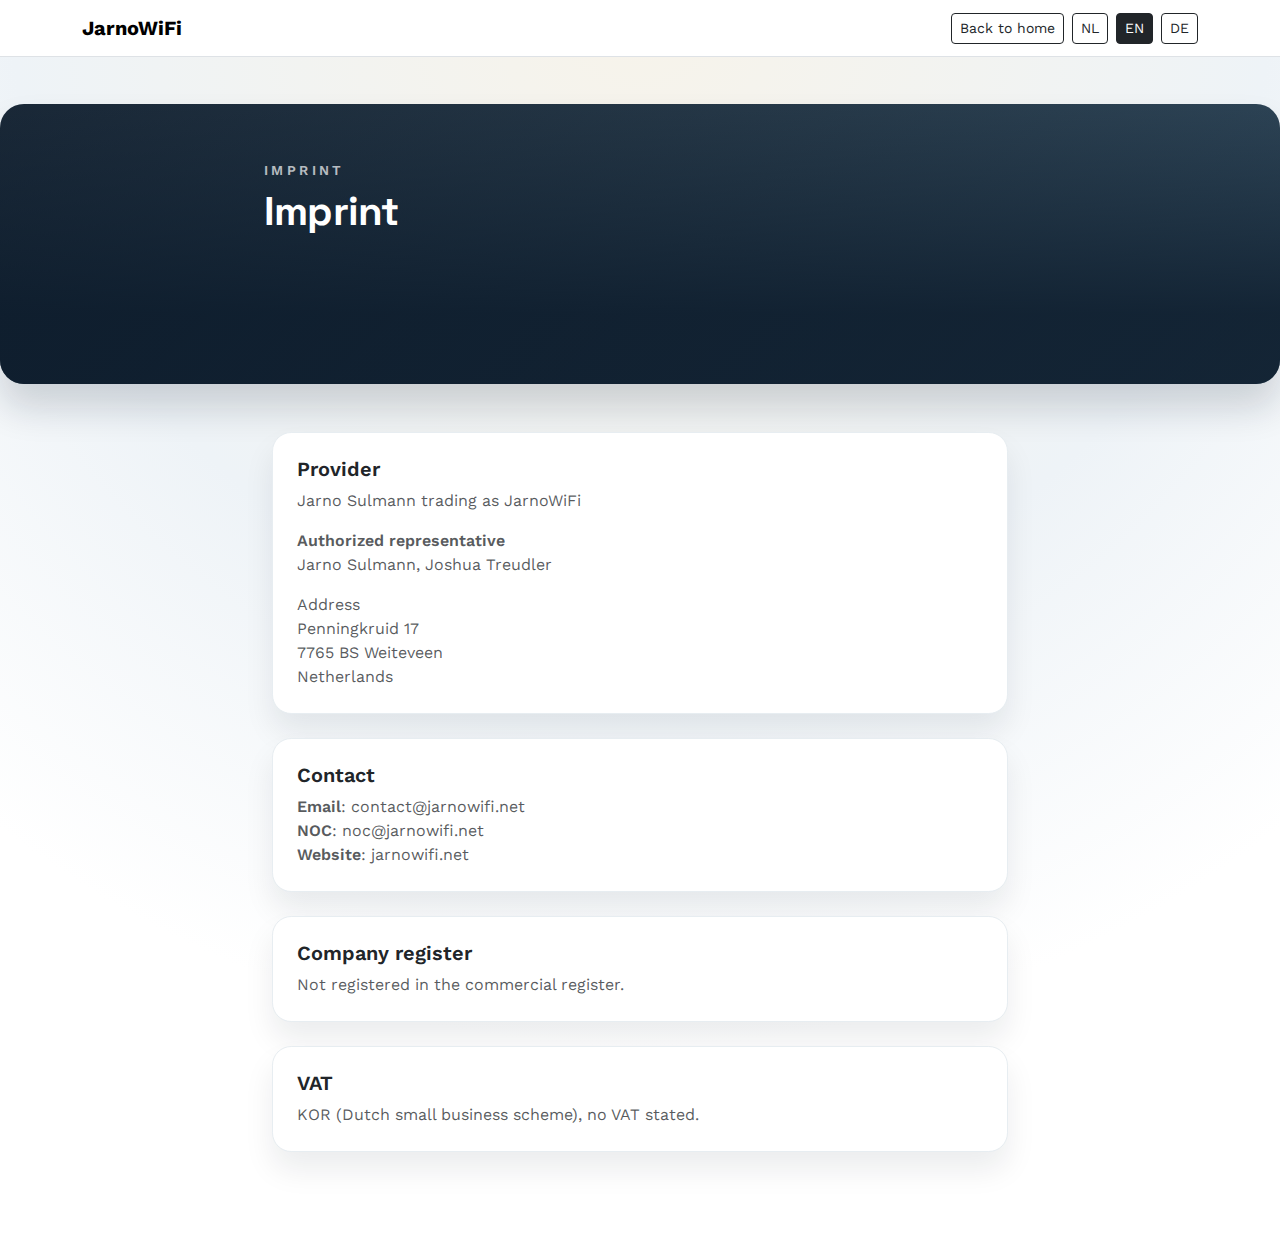
<file: docs/imprint.html>
<!doctype html>
<html lang="de">
  <head>
    <meta charset="utf-8" />
    <meta name="viewport" content="width=device-width, initial-scale=1" />
    <title>Impressum — JarnoWiFi</title>
    <meta name="description" content="Impressum von JarnoWiFi." />
    <link rel="alternate" hreflang="nl" href="?lang=nl" />
    <link rel="alternate" hreflang="en" href="?lang=en" />
    <link rel="alternate" hreflang="de" href="?lang=de" />
    <link rel="alternate" hreflang="x-default" href="?lang=de" />

    <link rel="preconnect" href="https://fonts.googleapis.com" />
    <link rel="preconnect" href="https://fonts.gstatic.com" crossorigin />
    <link
      href="https://fonts.googleapis.com/css2?family=Space+Grotesk:wght@400;500;600;700&family=Work+Sans:wght@300;400;500;600&display=swap"
      rel="stylesheet"
    />
    <link
      href="https://cdn.jsdelivr.net/npm/bootstrap@5.3.3/dist/css/bootstrap.min.css"
      rel="stylesheet"
      integrity="sha384-QWTKZyjpPEjISv5WaRU9OFeRpok6YctnYmDr5pNlyT2bRjXh0JMhjY6hW+ALEwIH"
      crossorigin="anonymous"
    />
    <!-- Google tag (gtag.js) -->
    <script async src="https://www.googletagmanager.com/gtag/js?id=G-D6BR389F7B"></script>
    <script>
      window.dataLayer = window.dataLayer || [];
      function gtag(){dataLayer.push(arguments);}
      gtag('js', new Date());

      gtag('config', 'G-D6BR389F7B');
    </script>

    <style>
      :root {
        --ink: #111827;
        --night: #0b1a2a;
        --teal: #1b8ea6;
        --mist: #e7edf1;
      }

      body {
        font-family: "Work Sans", "Segoe UI", sans-serif;
        color: var(--ink);
        background: radial-gradient(circle at top, #f7f3ea 0%, #eef3f7 45%, #ffffff 75%);
      }

      h1,
      h2,
      h3,
      h4 {
        font-family: "Space Grotesk", "Segoe UI", sans-serif;
        letter-spacing: -0.02em;
      }

      .section-label {
        font-size: 0.85rem;
        text-transform: uppercase;
        letter-spacing: 0.25em;
        color: var(--teal);
        font-weight: 600;
      }

      .info-card {
        border-radius: 1.2rem;
        border: 1px solid var(--mist);
        box-shadow: 0 18px 30px rgba(15, 23, 42, 0.08);
      }

      .page-shell {
        padding-top: 6.5rem;
        padding-bottom: 4rem;
      }

      .hero-video {
        position: relative;
        min-height: 280px;
        border-radius: 1.5rem;
        overflow: hidden;
        background: linear-gradient(135deg, rgba(11, 26, 42, 0.92), rgba(18, 49, 71, 0.82));
        box-shadow: 0 24px 36px rgba(15, 23, 42, 0.16);
      }

      .hero-video__media {
        position: absolute;
        inset: 0;
        width: 100%;
        height: 100%;
        object-fit: cover;
      }

      .hero-video__overlay {
        position: absolute;
        inset: 0;
        background: linear-gradient(180deg, rgba(11, 26, 42, 0.2) 0%, rgba(11, 26, 42, 0.82) 75%);
      }

      .hero-video__content {
        position: relative;
        z-index: 1;
        padding: 3.5rem 0;
        color: #ffffff;
      }

      .hero-video .section-label {
        color: rgba(255, 255, 255, 0.7);
      }

      @media (max-width: 768px) {
        .hero-video {
          min-height: 220px;
        }

        .hero-video__content {
          padding: 2.5rem 0;
        }
      }

      @media (prefers-reduced-motion: reduce) {
        .hero-video__media {
          display: none;
        }
      }
    </style>
  </head>
  <body>
    <nav class="navbar navbar-expand-lg bg-white border-bottom fixed-top">
      <div class="container">
        <a class="navbar-brand fw-bold" href="/">JarnoWiFi</a>
        <div class="ms-auto d-flex flex-column flex-lg-row align-items-lg-center gap-2">
          <a class="btn btn-sm btn-outline-dark" href="/" data-home-link data-i18n="nav.home">Zurück zur Startseite</a>
          <div class="d-flex gap-2">
            <a class="btn btn-sm btn-outline-dark" href="?lang=nl" data-lang="nl">NL</a>
            <a class="btn btn-sm btn-outline-dark" href="?lang=en" data-lang="en">EN</a>
            <a class="btn btn-sm btn-dark" href="?lang=de" data-lang="de">DE</a>
          </div>
        </div>
      </div>
    </nav>

    <main class="page-shell">
      <section class="hero-video mb-5">
        <video
          class="hero-video__media"
          autoplay
          muted
          loop
          playsinline
          preload="metadata"
          aria-hidden="true"
        >
          <source src="https://cdn.treudler.net/jarnowifi/website/background-video-1-compressed-by-50-percent.mp4" type="video/mp4" />
        </video>
        <div class="hero-video__overlay"></div>
        <div class="container hero-video__content">
          <div class="row justify-content-center">
            <div class="col-lg-8">
              <p class="section-label mb-2" data-i18n="impressum.label">Impressum</p>
              <h1 class="fw-bold mb-3" data-i18n="impressum.title">Impressum</h1>
            </div>
          </div>
        </div>
      </section>

      <div class="container">
        <div class="row justify-content-center">
          <div class="col-lg-8">
            <div class="card info-card p-4 mb-4">
              <h5 class="fw-semibold" data-i18n="impressum.provider.title">Anbieter</h5>
              <div class="text-muted">
                <div data-i18n="impressum.provider.value">Jarno Sulmann trading as JarnoWiFi</div>
                <div class="mt-3 fw-semibold" data-i18n="impressum.represented.title">Vertretungsberechtigte Person</div>
                <div data-i18n="impressum.represented.value">Jarno Sulmann, Joshua Treudler</div>
                <div class="mt-3" data-i18n="impressum.address.title">Adresse</div>
                <div data-i18n="impressum.address.line1">Penningkruid 17</div>
                <div data-i18n="impressum.address.line2">7765 BS Weiteveen</div>
                <div data-i18n="impressum.address.line3">Niederlande</div>
              </div>
            </div>

            <div class="card info-card p-4 mb-4">
              <h5 class="fw-semibold" data-i18n="impressum.contact.title">Kontakt</h5>
              <div class="text-muted">
                <div>
                  <span class="fw-semibold" data-i18n="impressum.contact.emailLabel">E-Mail</span>:
                  <span data-i18n="impressum.contact.emailValue">contact@jarnowifi.net</span>
                </div>
                <div>
                  <span class="fw-semibold" data-i18n="impressum.contact.nocLabel">NOC</span>:
                  <span data-i18n="impressum.contact.nocValue">noc@jarnowifi.net</span>
                </div>
                <div>
                  <span class="fw-semibold" data-i18n="impressum.contact.webLabel">Website</span>:
                  <span data-i18n="impressum.contact.webValue">jarnowifi.net</span>
                </div>
              </div>
            </div>

            <div class="card info-card p-4 mb-4">
              <h5 class="fw-semibold" data-i18n="impressum.register.title">Registereintrag</h5>
              <p class="text-muted mb-0" data-i18n="impressum.register.value">Nicht im Handelsregister eingetragen.</p>
            </div>

            <div class="card info-card p-4 mb-4">
              <h5 class="fw-semibold" data-i18n="impressum.vat.title">BTW</h5>
              <p class="text-muted mb-0" data-i18n="impressum.vat.value">KOR (kleineondernemersregeling), geen btw vermeld.</p>
            </div>

          </div>
        </div>
      </div>
    </main>

    <script>
      const translations = {
        nl: {
          meta: {
            title: "Impressum — JarnoWiFi",
            description: "Impressum van JarnoWiFi."
          },
          "nav.home": "Terug naar start",
          "impressum.label": "Impressum",
          "impressum.title": "Impressum",
          "impressum.provider.title": "Aanbieder",
          "impressum.provider.value": "Jarno Sulmann handelend als JarnoWiFi",
          "impressum.address.title": "Adres",
          "impressum.address.line1": "Penningkruid 17",
          "impressum.address.line2": "7765 BS Weiteveen",
          "impressum.address.line3": "Nederland",
          "impressum.contact.title": "Contact",
          "impressum.contact.emailLabel": "E-mail",
          "impressum.contact.emailValue": "contact@jarnowifi.net",
          "impressum.contact.nocLabel": "NOC",
          "impressum.contact.nocValue": "noc@jarnowifi.net",
          "impressum.contact.webLabel": "Website",
          "impressum.contact.webValue": "jarnowifi.net",
          "impressum.represented.title": "Vertegenwoordiger",
          "impressum.represented.value": "Jarno Sulmann, Joshua Treudler",
          "impressum.register.title": "Registratie",
          "impressum.register.value": "Niet ingeschreven in het handelsregister.",
          "impressum.vat.title": "BTW",
          "impressum.vat.value": "KOR (kleineondernemersregeling), geen btw vermeld."
        },
        en: {
          meta: {
            title: "Imprint — JarnoWiFi",
            description: "Imprint for JarnoWiFi."
          },
          "nav.home": "Back to home",
          "impressum.label": "Imprint",
          "impressum.title": "Imprint",
          "impressum.provider.title": "Provider",
          "impressum.provider.value": "Jarno Sulmann trading as JarnoWiFi",
          "impressum.address.title": "Address",
          "impressum.address.line1": "Penningkruid 17",
          "impressum.address.line2": "7765 BS Weiteveen",
          "impressum.address.line3": "Netherlands",
          "impressum.contact.title": "Contact",
          "impressum.contact.emailLabel": "Email",
          "impressum.contact.emailValue": "contact@jarnowifi.net",
          "impressum.contact.nocLabel": "NOC",
          "impressum.contact.nocValue": "noc@jarnowifi.net",
          "impressum.contact.webLabel": "Website",
          "impressum.contact.webValue": "jarnowifi.net",
          "impressum.represented.title": "Authorized representative",
          "impressum.represented.value": "Jarno Sulmann, Joshua Treudler",
          "impressum.register.title": "Company register",
          "impressum.register.value": "Not registered in the commercial register.",
          "impressum.vat.title": "VAT",
          "impressum.vat.value": "KOR (Dutch small business scheme), no VAT stated."
        },
        de: {
          meta: {
            title: "Impressum — JarnoWiFi",
            description: "Impressum von JarnoWiFi."
          },
          "nav.home": "Zurück zur Startseite",
          "impressum.label": "Impressum",
          "impressum.title": "Impressum",
          "impressum.provider.title": "Anbieter",
          "impressum.provider.value": "Jarno Sulmann trading as JarnoWiFi",
          "impressum.address.title": "Adresse",
          "impressum.address.line1": "Penningkruid 17",
          "impressum.address.line2": "7765 BS Weiteveen",
          "impressum.address.line3": "Niederlande",
          "impressum.contact.title": "Kontakt",
          "impressum.contact.emailLabel": "E-Mail",
          "impressum.contact.emailValue": "contact@jarnowifi.net",
          "impressum.contact.nocLabel": "NOC",
          "impressum.contact.nocValue": "noc@jarnowifi.net",
          "impressum.contact.webLabel": "Website",
          "impressum.contact.webValue": "jarnowifi.net",
          "impressum.represented.title": "Vertretungsberechtigte Person",
          "impressum.represented.value": "Jarno Sulmann, Joshua Treudler",
          "impressum.register.title": "Registereintrag",
          "impressum.register.value": "Nicht im Handelsregister eingetragen.",
          "impressum.vat.title": "BTW",
          "impressum.vat.value": "KOR (niederländische Kleinunternehmerregelung), keine Umsatzsteuer ausgewiesen."
        }
      };

      const textNodes = document.querySelectorAll("[data-i18n]");
      const languageButtons = document.querySelectorAll("[data-lang]");
      const homeLink = document.querySelector("[data-home-link]");

      function setLanguage(lang, options = {}) {
        const { updateUrl = true } = options;
        const dict = translations[lang];
        if (!dict) {
          return;
        }

        document.documentElement.lang = lang;
        document.title = dict.meta.title;

        const description = document.querySelector('meta[name="description"]');
        if (description) {
          description.setAttribute("content", dict.meta.description);
        }

        textNodes.forEach((node) => {
          const key = node.dataset.i18n;
          if (dict[key] !== undefined) {
            node.textContent = dict[key];
          }
        });

        languageButtons.forEach((button) => {
          const isActive = button.dataset.lang === lang;
          button.classList.toggle("btn-dark", isActive);
          button.classList.toggle("btn-outline-dark", !isActive);
          if (isActive) {
            button.setAttribute("aria-current", "page");
          } else {
            button.removeAttribute("aria-current");
          }
        });

        if (homeLink) {
          homeLink.setAttribute("href", `/?lang=${lang}`);
        }

        if (updateUrl) {
          const url = new URL(window.location);
          url.searchParams.set("lang", lang);
          window.history.replaceState({}, "", url);
        }

        localStorage.setItem("lang", lang);
      }

      function normalizeLang(lang) {
        if (!lang) {
          return null;
        }
        return lang.toLowerCase().split("-")[0];
      }

      function getLanguageFromQuery() {
        const params = new URLSearchParams(window.location.search);
        const lang = normalizeLang(params.get("lang"));
        return translations[lang] ? lang : null;
      }

      function getLanguageFromNavigator() {
        const lang = normalizeLang(
          Array.isArray(navigator.languages) && navigator.languages.length > 0
            ? navigator.languages[0]
            : navigator.language
        );
        return translations[lang] ? lang : null;
      }

      const queryLang = getLanguageFromQuery();
      const storedLang = localStorage.getItem("lang");
      const browserLang = getLanguageFromNavigator();
      const initialLang = queryLang || (translations[storedLang] ? storedLang : null) || browserLang || "de";
      setLanguage(initialLang, { updateUrl: false });

      languageButtons.forEach((button) => {
        button.addEventListener("click", (event) => {
          event.preventDefault();
          setLanguage(button.dataset.lang);
        });
      });
    </script>
  </body>
</html>
</file>
